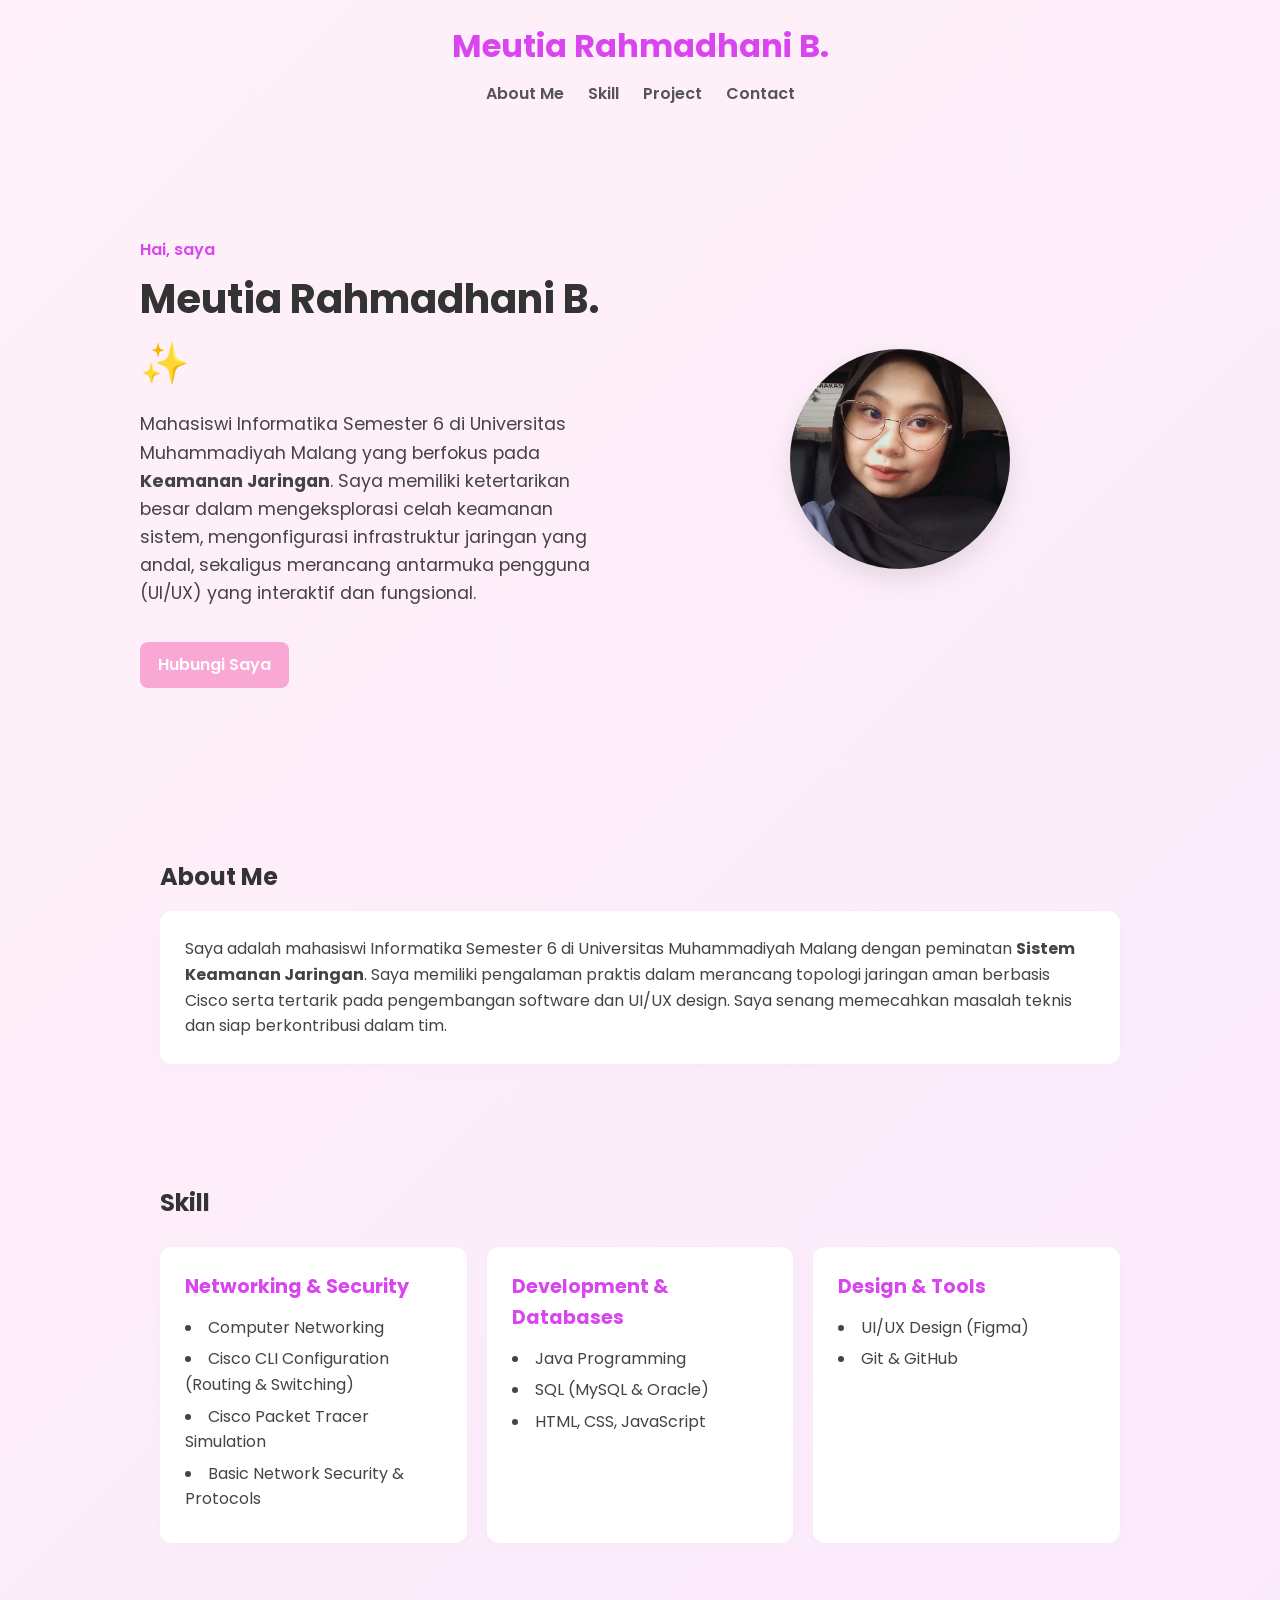
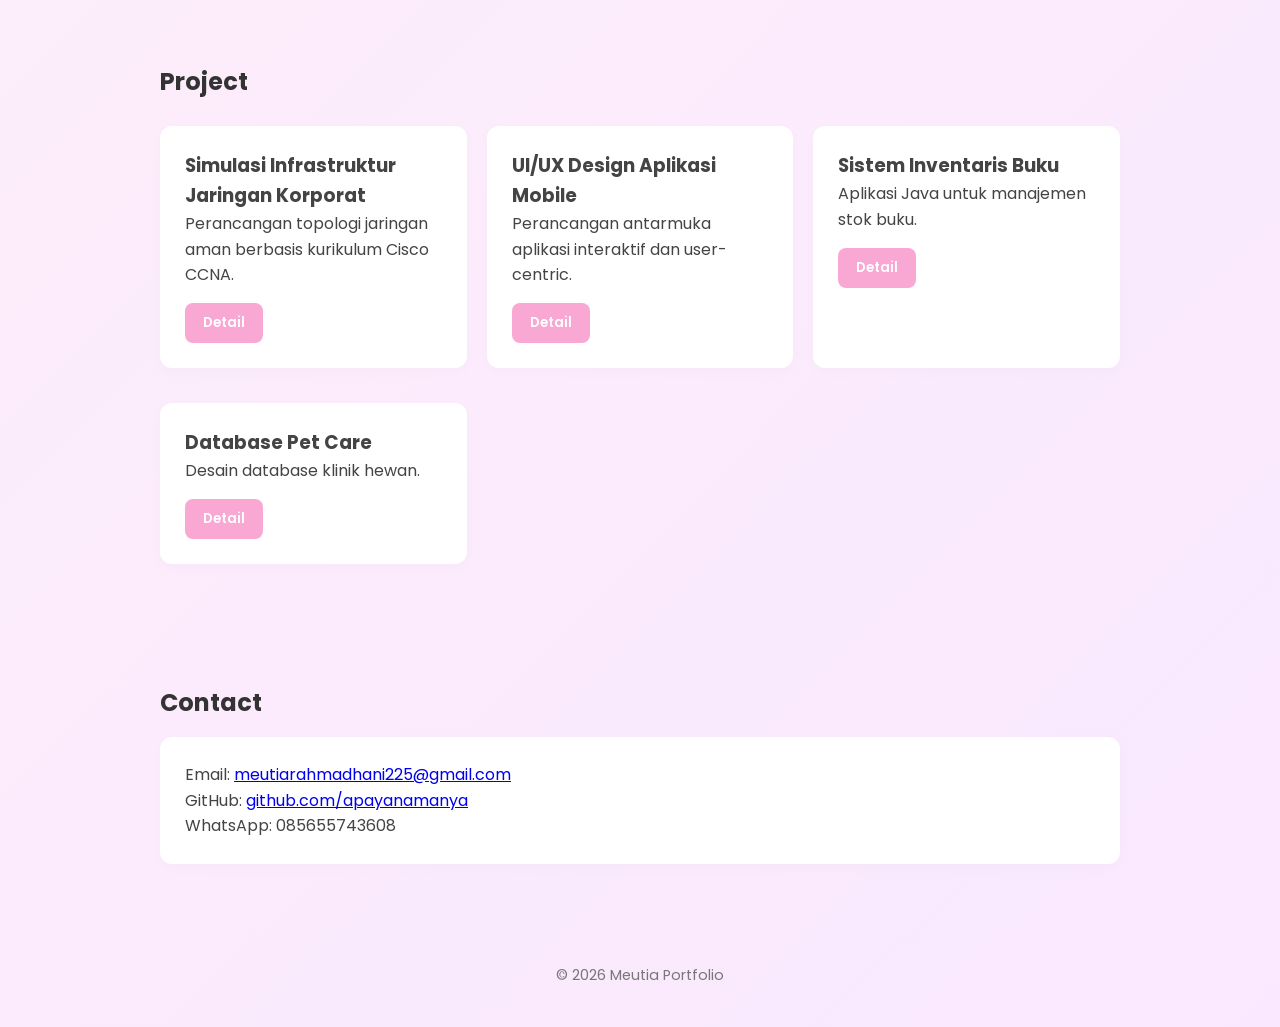
<file: index.html>
<!DOCTYPE html>
<html lang="id">
<head>
  <meta charset="UTF-8">
  <title>Portfolio - Meutia</title>
  <meta name="viewport" content="width=device-width, initial-scale=1.0">

  <link href="https://fonts.googleapis.com/css2?family=Poppins:wght@300;400;600&display=swap" rel="stylesheet">

  <link rel="stylesheet" href="css/style.css">
</head>

<body>

<header class="header">
  <div class="container">
    <h1 class="logo">Meutia Rahmadhani B.</h1>

    <nav class="nav">
      <a href="#about">About Me</a>
      <a href="#skills">Skill</a>
      <a href="#projects">Project</a>
      <a href="#contact">Contact</a>
    </nav>
  </div>
</header>

<section class="hero section fade-in">
  <div class="container hero-content">

    <div class="hero-text">
      <p class="intro">Hai, saya</p>
      <h1>Meutia Rahmadhani B. ✨</h1>

      <p class="role">
        Mahasiswi Informatika Semester 6 di Universitas Muhammadiyah Malang yang berfokus pada <strong>Keamanan Jaringan</strong>. Saya memiliki ketertarikan besar dalam mengeksplorasi celah keamanan sistem, mengonfigurasi infrastruktur jaringan yang andal, sekaligus merancang antarmuka pengguna (UI/UX) yang interaktif dan fungsional.
      </p>

      <a href="#contact" class="btn">Hubungi Saya</a>
    </div>

    <div class="hero-image">
      <img src="images/Meutia.jpg" alt="Foto Meutia">
    </div>

  </div>
</section>

<main>

  <section id="about" class="section fade-in">
    <div class="container">
      <h2>About Me</h2>

      <div class="card">
        <p>
          Saya adalah mahasiswi Informatika Semester 6 di Universitas Muhammadiyah Malang dengan peminatan <strong>Sistem Keamanan Jaringan</strong>. Saya memiliki pengalaman praktis dalam merancang topologi jaringan aman berbasis Cisco serta tertarik pada pengembangan software dan UI/UX design. Saya senang memecahkan masalah teknis dan siap berkontribusi dalam tim.
        </p>
      </div>
    </div>
  </section>

  <section id="skills" class="section fade-in">
    <div class="container">
      <h2>Skill</h2>

      <div class="skills-container">
        <div class="card skill-card">
          <h3>Networking & Security</h3>
          <ul class="skill-list">
            <li>Computer Networking</li>
            <li>Cisco CLI Configuration (Routing & Switching)</li>
            <li>Cisco Packet Tracer Simulation</li>
            <li>Basic Network Security & Protocols</li>
          </ul>
        </div>

        <div class="card skill-card">
          <h3>Development & Databases</h3>
          <ul class="skill-list">
            <li>Java Programming</li>
            <li>SQL (MySQL & Oracle)</li>
            <li>HTML, CSS, JavaScript</li>
          </ul>
        </div>

        <div class="card skill-card">
          <h3>Design & Tools</h3>
          <ul class="skill-list">
            <li>UI/UX Design (Figma)</li>
            <li>Git & GitHub</li>
          </ul>
        </div>
      </div>

    </div>
  </section>

  <section id="projects" class="section fade-in">
    <div class="container">
      <h2>Project</h2>

      <div class="project-grid">

        <div class="card">
          <h3>Simulasi Infrastruktur Jaringan Korporat</h3>
          <p>Perancangan topologi jaringan aman berbasis kurikulum Cisco CCNA.</p>
          <button onclick="toggleDetail('p3')" class="btn">Detail</button>
          <div id="p3" class="hidden project-detail">
            <p><strong>Deskripsi:</strong> Merancang simulasi jaringan skala menengah dengan implementasi routing, switching, dan pengamanan akses lalu lintas data jaringan.</p>
            <p><strong>Fitur/Konsep:</strong> VLAN, Subnetting, Access Control List (ACL), Inter-VLAN Routing</p>
            <p><strong>Tools:</strong> Cisco Packet Tracer</p>
          </div>
        </div>

        <div class="card">
          <h3>UI/UX Design Aplikasi Mobile</h3>
          <p>Perancangan antarmuka aplikasi interaktif dan user-centric.</p>
          <button onclick="toggleDetail('p4')" class="btn">Detail</button>
          <div id="p4" class="hidden project-detail">
            <p><strong>Deskripsi:</strong> Membuat konsep, user flow, hingga high-fidelity prototype interaktif untuk tugas perancangan aplikasi kreatif.</p>
            <p><strong>Tools:</strong> Figma</p>
            <a href="https://www.figma.com/design/Ps2Ab0QJ41ZLBfDOaSRpJ6/AufaGo?node-id=0-1" target="_blank" class="btn-link">Lihat Prototype Figma ↗</a>
          </div>
        </div>

        <div class="card">
          <h3>Sistem Inventaris Buku</h3>
          <p>Aplikasi Java untuk manajemen stok buku.</p>
          <button onclick="toggleDetail('p1')" class="btn">Detail</button>
          <div id="p1" class="hidden project-detail">
            <p><strong>Fitur:</strong> Login, CRUD, Laporan</p>
            <p><strong>Tech Stack:</strong> Java, MySQL</p>
          </div>
        </div>

        <div class="card">
          <h3>Database Pet Care</h3>
          <p>Desain database klinik hewan.</p>
          <button onclick="toggleDetail('p2')" class="btn">Detail</button>
          <div id="p2" class="hidden project-detail">
            <p><strong>Konsep:</strong> ERD, CDM, PDM</p>
            <p><strong>Tools:</strong> Oracle SQL Developer</p>
          </div>
        </div>

      </div>
    </div>
  </section>

  <section id="contact" class="section fade-in">
    <div class="container">
      <h2>Contact</h2>

      <div class="card">
        <p>Email: <a href="mailto:meutiarahmadhani225@gmail.com">meutiarahmadhani225@gmail.com</a></p>
        <p>GitHub: <a href="https://github.com/apayanamanya" target="_blank">github.com/apayanamanya</a></p>
        <p>WhatsApp: <a target="_blank">085655743608</a></p>
      </div>
    </div>
  </section>

</main>

<footer>
  <p>© 2026 Meutia Portfolio</p>
</footer>

<script src="js/script.js"></script>

</body>
</html>
</file>
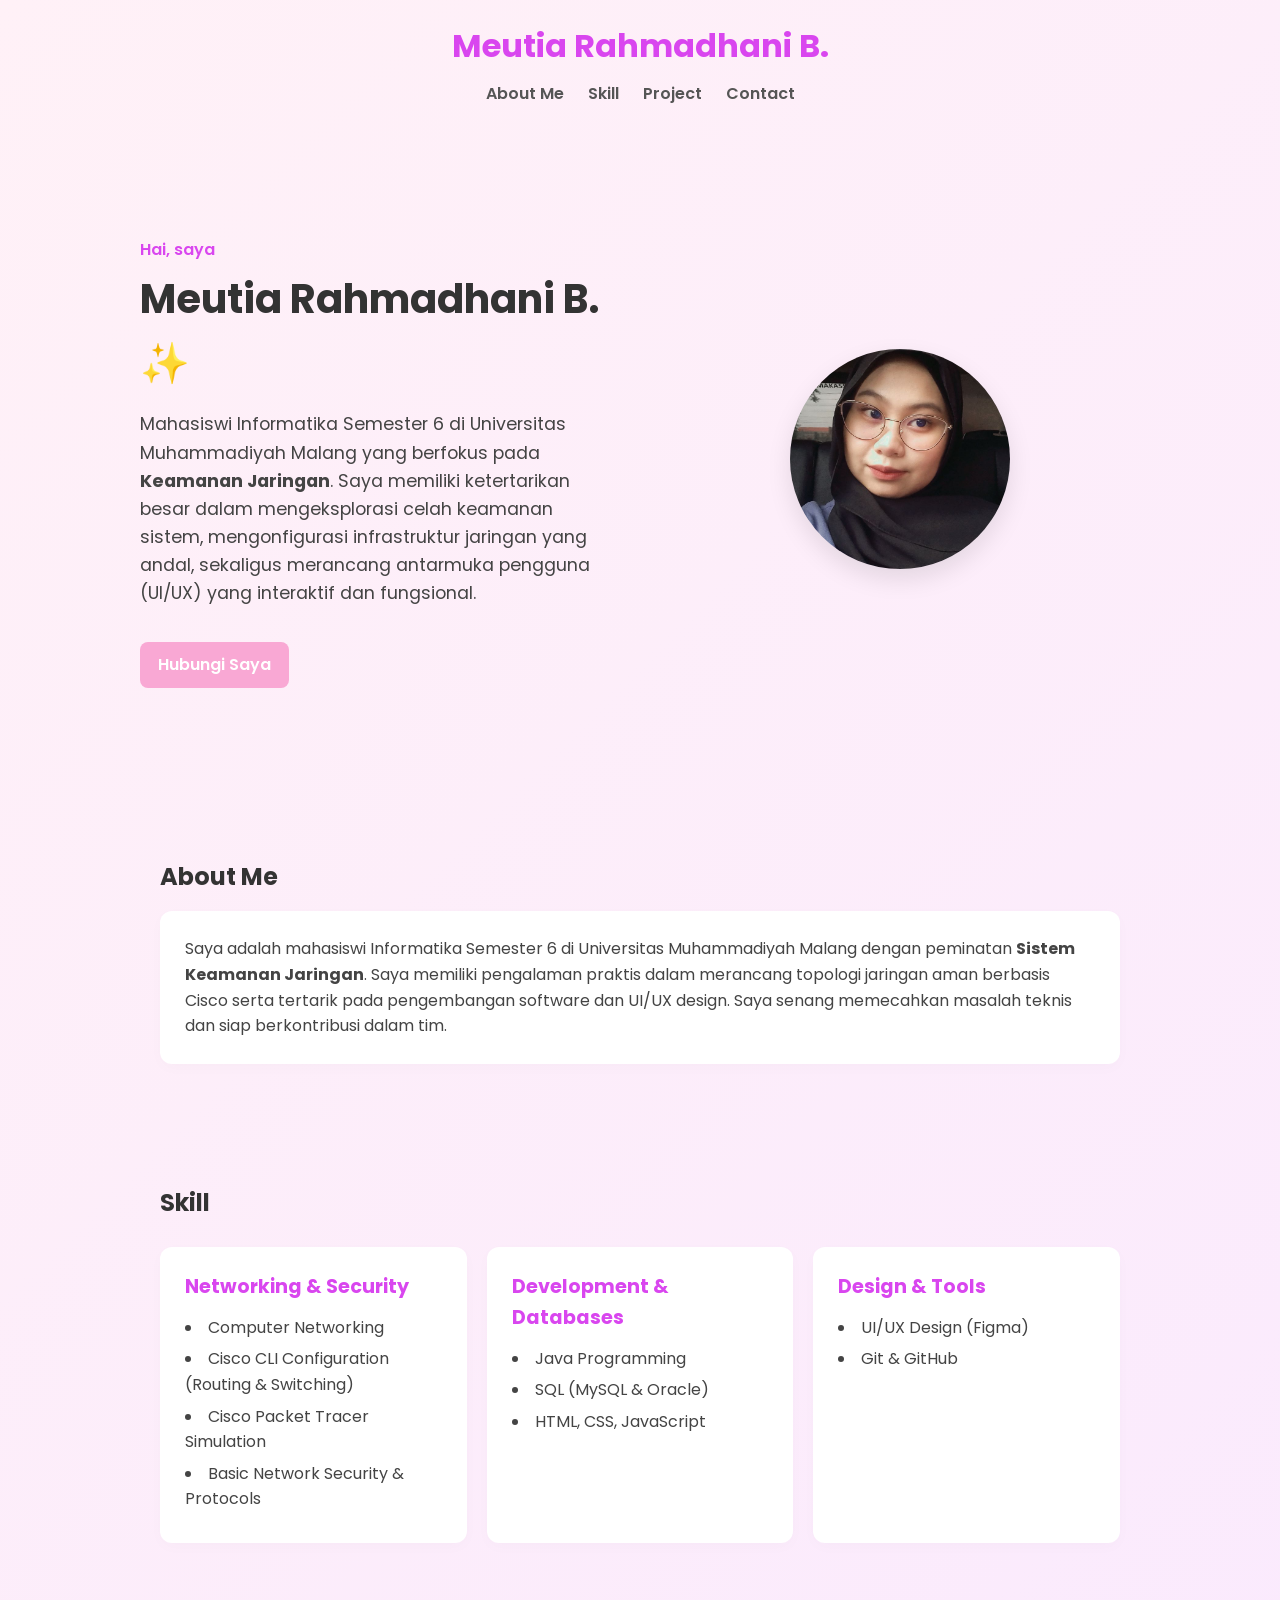
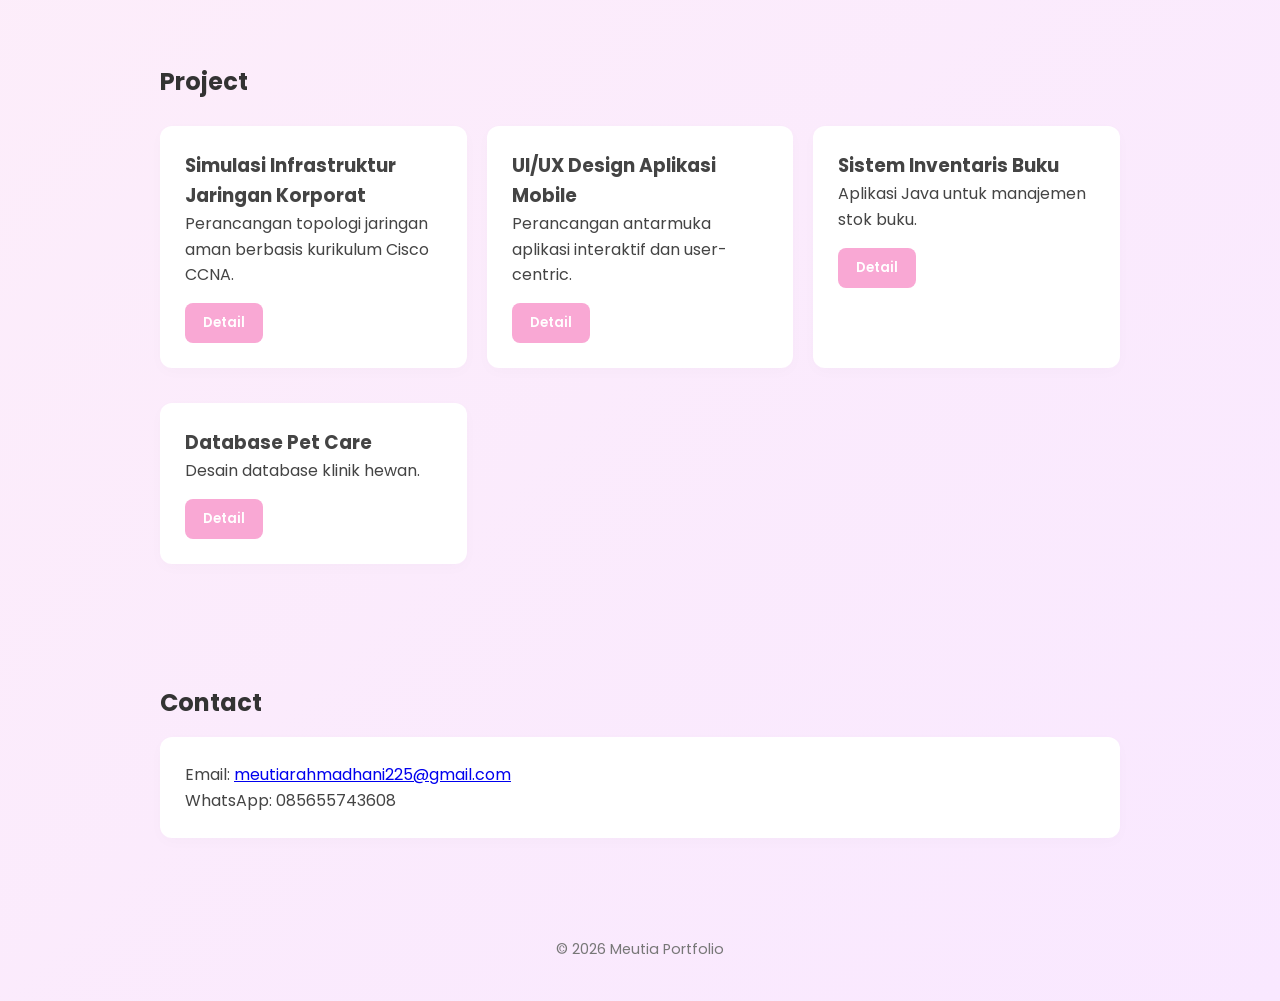
<file: CV Meutia/index.html>
<!DOCTYPE html>
<html lang="id">
<head>
  <meta charset="UTF-8">
  <title>Portfolio - Meutia</title>
  <meta name="viewport" content="width=device-width, initial-scale=1.0">

  <link href="https://fonts.googleapis.com/css2?family=Poppins:wght@300;400;600&display=swap" rel="stylesheet">

  <link rel="stylesheet" href="css/style.css">
</head>

<body>

<header class="header">
  <div class="container">
    <h1 class="logo">Meutia Rahmadhani B.</h1>

    <nav class="nav">
      <a href="#about">About Me</a>
      <a href="#skills">Skill</a>
      <a href="#projects">Project</a>
      <a href="#contact">Contact</a>
    </nav>
  </div>
</header>

<section class="hero section fade-in">
  <div class="container hero-content">

    <div class="hero-text">
      <p class="intro">Hai, saya</p>
      <h1>Meutia Rahmadhani B. ✨</h1>

      <p class="role">
        Mahasiswi Informatika Semester 6 di Universitas Muhammadiyah Malang yang berfokus pada <strong>Keamanan Jaringan</strong>. Saya memiliki ketertarikan besar dalam mengeksplorasi celah keamanan sistem, mengonfigurasi infrastruktur jaringan yang andal, sekaligus merancang antarmuka pengguna (UI/UX) yang interaktif dan fungsional.
      </p>

      <a href="#contact" class="btn">Hubungi Saya</a>
    </div>

    <div class="hero-image">
      <img src="images/Meutia.jpg" alt="Foto Meutia">
    </div>

  </div>
</section>

<main>

  <section id="about" class="section fade-in">
    <div class="container">
      <h2>About Me</h2>

      <div class="card">
        <p>
          Saya adalah mahasiswi Informatika Semester 6 di Universitas Muhammadiyah Malang dengan peminatan <strong>Sistem Keamanan Jaringan</strong>. Saya memiliki pengalaman praktis dalam merancang topologi jaringan aman berbasis Cisco serta tertarik pada pengembangan software dan UI/UX design. Saya senang memecahkan masalah teknis dan siap berkontribusi dalam tim.
        </p>
      </div>
    </div>
  </section>

  <section id="skills" class="section fade-in">
    <div class="container">
      <h2>Skill</h2>

      <div class="skills-container">
        <div class="card skill-card">
          <h3>Networking & Security</h3>
          <ul class="skill-list">
            <li>Computer Networking</li>
            <li>Cisco CLI Configuration (Routing & Switching)</li>
            <li>Cisco Packet Tracer Simulation</li>
            <li>Basic Network Security & Protocols</li>
          </ul>
        </div>

        <div class="card skill-card">
          <h3>Development & Databases</h3>
          <ul class="skill-list">
            <li>Java Programming</li>
            <li>SQL (MySQL & Oracle)</li>
            <li>HTML, CSS, JavaScript</li>
          </ul>
        </div>

        <div class="card skill-card">
          <h3>Design & Tools</h3>
          <ul class="skill-list">
            <li>UI/UX Design (Figma)</li>
            <li>Git & GitHub</li>
          </ul>
        </div>
      </div>

    </div>
  </section>

  <section id="projects" class="section fade-in">
    <div class="container">
      <h2>Project</h2>

      <div class="project-grid">

        <div class="card">
          <h3>Simulasi Infrastruktur Jaringan Korporat</h3>
          <p>Perancangan topologi jaringan aman berbasis kurikulum Cisco CCNA.</p>
          <button onclick="toggleDetail('p3')" class="btn">Detail</button>
          <div id="p3" class="hidden project-detail">
            <p><strong>Deskripsi:</strong> Merancang simulasi jaringan skala menengah dengan implementasi routing, switching, dan pengamanan akses lalu lintas data jaringan.</p>
            <p><strong>Fitur/Konsep:</strong> VLAN, Subnetting, Access Control List (ACL), Inter-VLAN Routing</p>
            <p><strong>Tools:</strong> Cisco Packet Tracer</p>
          </div>
        </div>

        <div class="card">
          <h3>UI/UX Design Aplikasi Mobile</h3>
          <p>Perancangan antarmuka aplikasi interaktif dan user-centric.</p>
          <button onclick="toggleDetail('p4')" class="btn">Detail</button>
          <div id="p4" class="hidden project-detail">
            <p><strong>Deskripsi:</strong> Membuat konsep, user flow, hingga high-fidelity prototype interaktif untuk tugas perancangan aplikasi kreatif.</p>
            <p><strong>Tools:</strong> Figma</p>
            <a href="https://www.figma.com/design/Ps2Ab0QJ41ZLBfDOaSRpJ6/AufaGo?node-id=0-1" target="_blank" class="btn-link">Lihat Prototype Figma ↗</a>
          </div>
        </div>

        <div class="card">
          <h3>Sistem Inventaris Buku</h3>
          <p>Aplikasi Java untuk manajemen stok buku.</p>
          <button onclick="toggleDetail('p1')" class="btn">Detail</button>
          <div id="p1" class="hidden project-detail">
            <p><strong>Fitur:</strong> Login, CRUD, Laporan</p>
            <p><strong>Tech Stack:</strong> Java, MySQL</p>
          </div>
        </div>

        <div class="card">
          <h3>Database Pet Care</h3>
          <p>Desain database klinik hewan.</p>
          <button onclick="toggleDetail('p2')" class="btn">Detail</button>
          <div id="p2" class="hidden project-detail">
            <p><strong>Konsep:</strong> ERD, CDM, PDM</p>
            <p><strong>Tools:</strong> Oracle SQL Developer</p>
          </div>
        </div>

      </div>
    </div>
  </section>

  <section id="contact" class="section fade-in">
    <div class="container">
      <h2>Contact</h2>

      <div class="card">
        <p>Email: <a href="mailto:meutiarahmadhani225@gmail.com">meutiarahmadhani225@gmail.com</a></p>
        <p>WhatsApp: <a target="_blank">085655743608</a></p>
      </div>
    </div>
  </section>

</main>

<footer>
  <p>© 2026 Meutia Portfolio</p>
</footer>

<script src="js/script.js"></script>

</body>
</html>
</file>
<file: css/style.css>
* {
  margin: 0;
  padding: 0;
  box-sizing: border-box;
}

body {
  font-family: "Poppins", sans-serif;
  background: linear-gradient(135deg, #fff1f7, #f9e8ff);
  color: #444;
  line-height: 1.6;
}

/* CONTAINER */
.container {
  max-width: 1000px;
  margin: auto;
  padding: 0 20px;
}

/* HEADER */
.header {
  text-align: center;
  padding: 20px 0;
}

.logo {
  color: #d946ef;
}

/* NAV */
.nav {
  margin-top: 10px;
}

.nav a {
  margin: 0 10px;
  text-decoration: none;
  color: #555;
  font-weight: 600;
}

.nav a:hover {
  color: #d946ef;
}

/* HERO */
.hero-content {
  display: flex;
  align-items: center;
  justify-content: space-between;
  gap: 40px;
  padding: 50px 0;
}

.hero-text {
  flex: 1;
}

.hero-text h1 {
  font-size: 2.5rem;
  margin: 5px 0 15px 0;
  color: #333;
}

.intro {
  color: #d946ef;
  font-weight: 600;
}

.role {
  font-size: 1.1rem;
  margin-bottom: 20px;
}

.hero-image {
  flex: 1;
  text-align: center;
}

.hero-image img {
  width: 220px;
  height: 220px;
  object-fit: cover;
  border-radius: 50%;
  box-shadow: 0 10px 25px rgba(0,0,0,0.1);
}

/* BUTTONS & LINKS */
.btn {
  display: inline-block;
  margin-top: 15px;
  padding: 10px 18px;
  background: #f9a8d4;
  border-radius: 8px;
  color: white;
  text-decoration: none;
  border: none;
  cursor: pointer;
  font-family: "Poppins", sans-serif;
  font-weight: 600;
  transition: background 0.3s;
}

.btn:hover {
  background: #f472b6;
}

.btn-link {
  display: inline-block;
  margin-top: 12px;
  color: #d946ef;
  text-decoration: none;
  font-weight: 600;
}

.btn-link:hover {
  text-decoration: underline;
}

/* SECTION */
.section {
  padding: 60px 0;
}

.section h2 {
  color: #333;
  margin-bottom: 10px;
  position: relative;
}

.card {
  background: white;
  padding: 25px;
  border-radius: 12px;
  margin-top: 15px;
  box-shadow: 0 4px 15px rgba(0,0,0,0.02);
}

/* SKILLS GROUPING */
.skills-container {
  display: grid;
  grid-template-columns: repeat(auto-fit, minmax(280px, 1fr));
  gap: 20px;
}

.skill-card h3 {
  color: #d946ef;
  margin-bottom: 12px;
  font-size: 1.2rem;
}

.skill-list {
  list-style-position: inside;
}

.skill-list li {
  margin-bottom: 6px;
}

/* PROJECT GRID (RESPONSIVE) */
.project-grid {
  display: grid;
  grid-template-columns: repeat(auto-fit, minmax(300px, 1fr));
  gap: 20px;
}

.project-detail {
  margin-top: 15px;
  padding-top: 15px;
  border-top: 1px dashed #eee;
  font-size: 0.95rem;
}

.project-detail p {
  margin-bottom: 5px;
}

/* ANIMATION */
.fade-in {
  opacity: 0;
  transform: translateY(30px);
  transition: 0.8s;
}

.fade-in.active {
  opacity: 1;
  transform: translateY(0);
}

.hidden {
  display: none;
}

/* FOOTER */
footer {
  text-align: center;
  padding: 40px 20px;
  font-size: 0.9rem;
  color: #777;
}

/* RESPONSIVE HERO MOBILE */
@media (max-width: 768px) {
  .hero-content {
    flex-direction: column-reverse;
    text-align: center;
    padding: 20px 0;
  }
  .hero-text h1 {
    font-size: 2rem;
  }
}
</file>
<file: CV Meutia/css/style.css>
* {
  margin: 0;
  padding: 0;
  box-sizing: border-box;
}

body {
  font-family: "Poppins", sans-serif;
  background: linear-gradient(135deg, #fff1f7, #f9e8ff);
  color: #444;
  line-height: 1.6;
}

/* CONTAINER */
.container {
  max-width: 1000px;
  margin: auto;
  padding: 0 20px;
}

/* HEADER */
.header {
  text-align: center;
  padding: 20px 0;
}

.logo {
  color: #d946ef;
}

/* NAV */
.nav {
  margin-top: 10px;
}

.nav a {
  margin: 0 10px;
  text-decoration: none;
  color: #555;
  font-weight: 600;
}

.nav a:hover {
  color: #d946ef;
}

/* HERO */
.hero-content {
  display: flex;
  align-items: center;
  justify-content: space-between;
  gap: 40px;
  padding: 50px 0;
}

.hero-text {
  flex: 1;
}

.hero-text h1 {
  font-size: 2.5rem;
  margin: 5px 0 15px 0;
  color: #333;
}

.intro {
  color: #d946ef;
  font-weight: 600;
}

.role {
  font-size: 1.1rem;
  margin-bottom: 20px;
}

.hero-image {
  flex: 1;
  text-align: center;
}

.hero-image img {
  width: 220px;
  height: 220px;
  object-fit: cover;
  border-radius: 50%;
  box-shadow: 0 10px 25px rgba(0,0,0,0.1);
}

/* BUTTONS & LINKS */
.btn {
  display: inline-block;
  margin-top: 15px;
  padding: 10px 18px;
  background: #f9a8d4;
  border-radius: 8px;
  color: white;
  text-decoration: none;
  border: none;
  cursor: pointer;
  font-family: "Poppins", sans-serif;
  font-weight: 600;
  transition: background 0.3s;
}

.btn:hover {
  background: #f472b6;
}

.btn-link {
  display: inline-block;
  margin-top: 12px;
  color: #d946ef;
  text-decoration: none;
  font-weight: 600;
}

.btn-link:hover {
  text-decoration: underline;
}

/* SECTION */
.section {
  padding: 60px 0;
}

.section h2 {
  color: #333;
  margin-bottom: 10px;
  position: relative;
}

.card {
  background: white;
  padding: 25px;
  border-radius: 12px;
  margin-top: 15px;
  box-shadow: 0 4px 15px rgba(0,0,0,0.02);
}

/* SKILLS GROUPING */
.skills-container {
  display: grid;
  grid-template-columns: repeat(auto-fit, minmax(280px, 1fr));
  gap: 20px;
}

.skill-card h3 {
  color: #d946ef;
  margin-bottom: 12px;
  font-size: 1.2rem;
}

.skill-list {
  list-style-position: inside;
}

.skill-list li {
  margin-bottom: 6px;
}

/* PROJECT GRID (RESPONSIVE) */
.project-grid {
  display: grid;
  grid-template-columns: repeat(auto-fit, minmax(300px, 1fr));
  gap: 20px;
}

.project-detail {
  margin-top: 15px;
  padding-top: 15px;
  border-top: 1px dashed #eee;
  font-size: 0.95rem;
}

.project-detail p {
  margin-bottom: 5px;
}

/* ANIMATION */
.fade-in {
  opacity: 0;
  transform: translateY(30px);
  transition: 0.8s;
}

.fade-in.active {
  opacity: 1;
  transform: translateY(0);
}

.hidden {
  display: none;
}

/* FOOTER */
footer {
  text-align: center;
  padding: 40px 20px;
  font-size: 0.9rem;
  color: #777;
}

/* RESPONSIVE HERO MOBILE */
@media (max-width: 768px) {
  .hero-content {
    flex-direction: column-reverse;
    text-align: center;
    padding: 20px 0;
  }
  .hero-text h1 {
    font-size: 2rem;
  }
}
</file>
